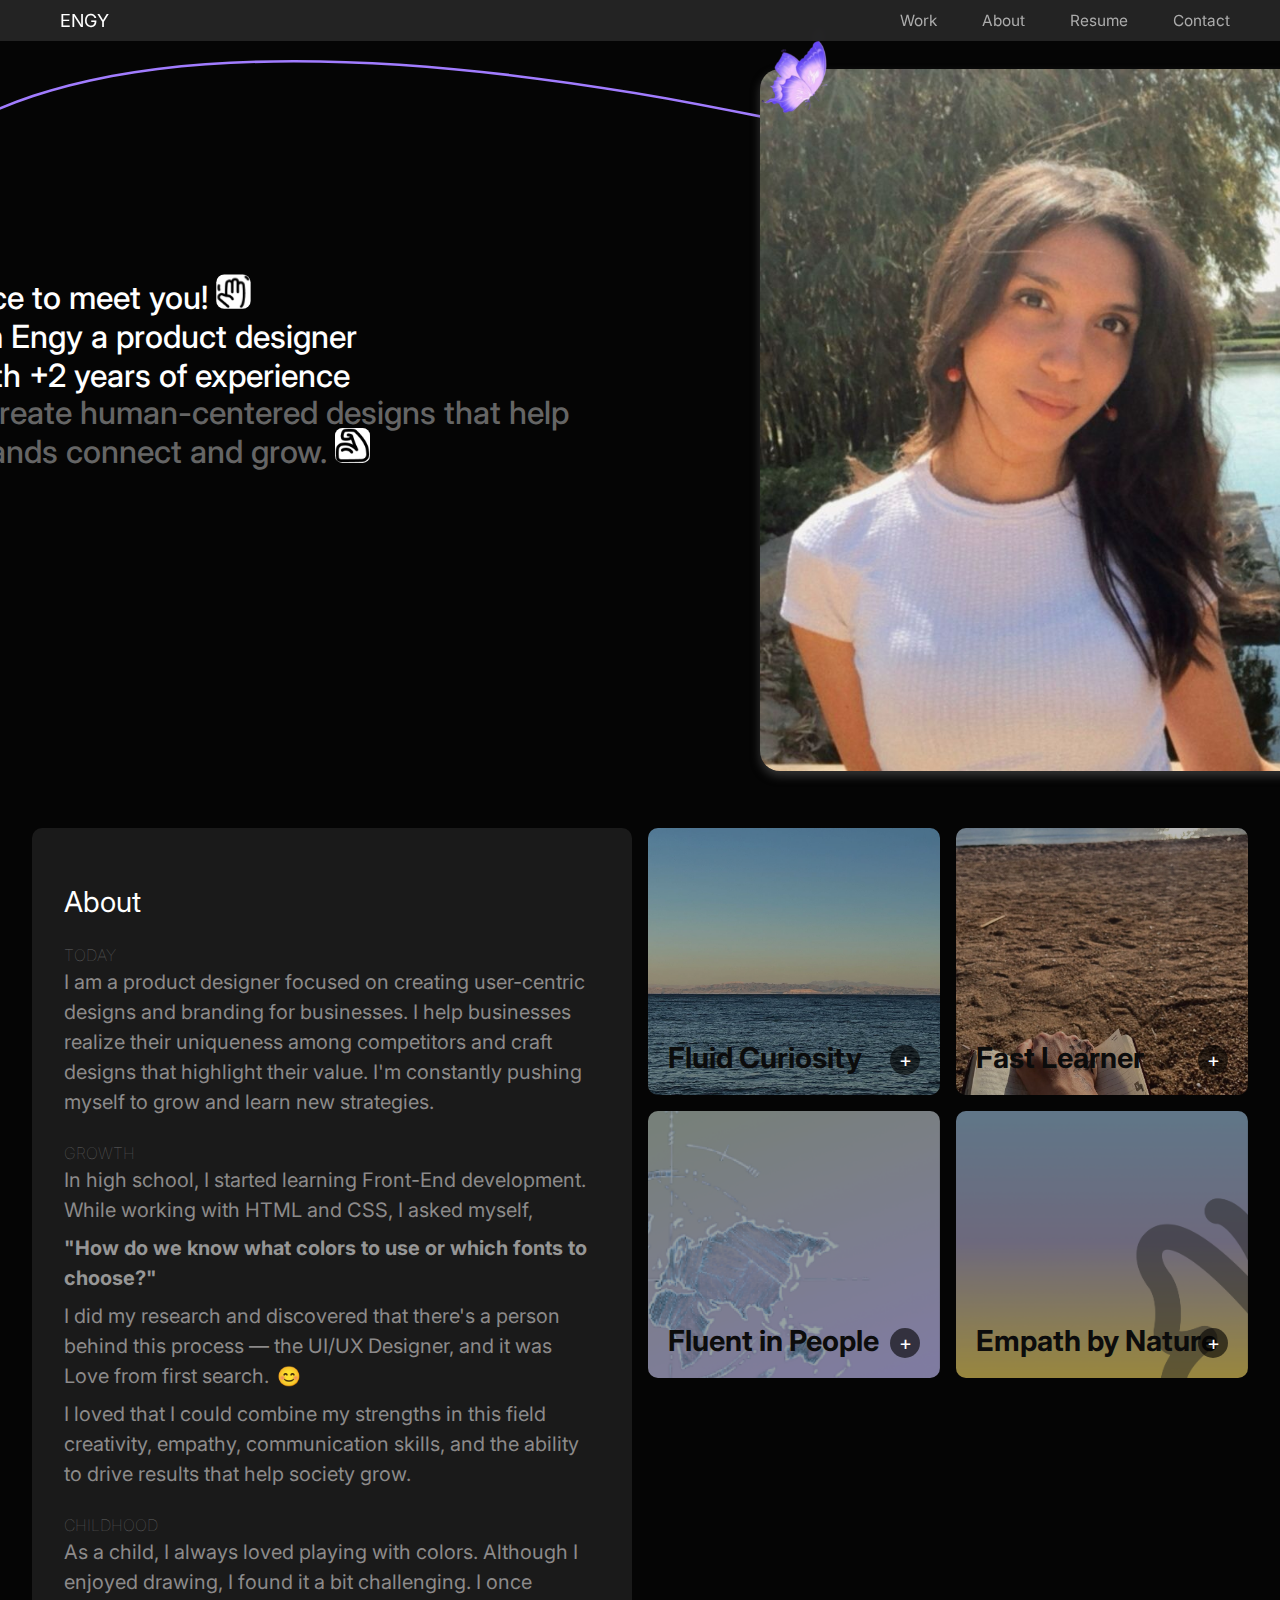
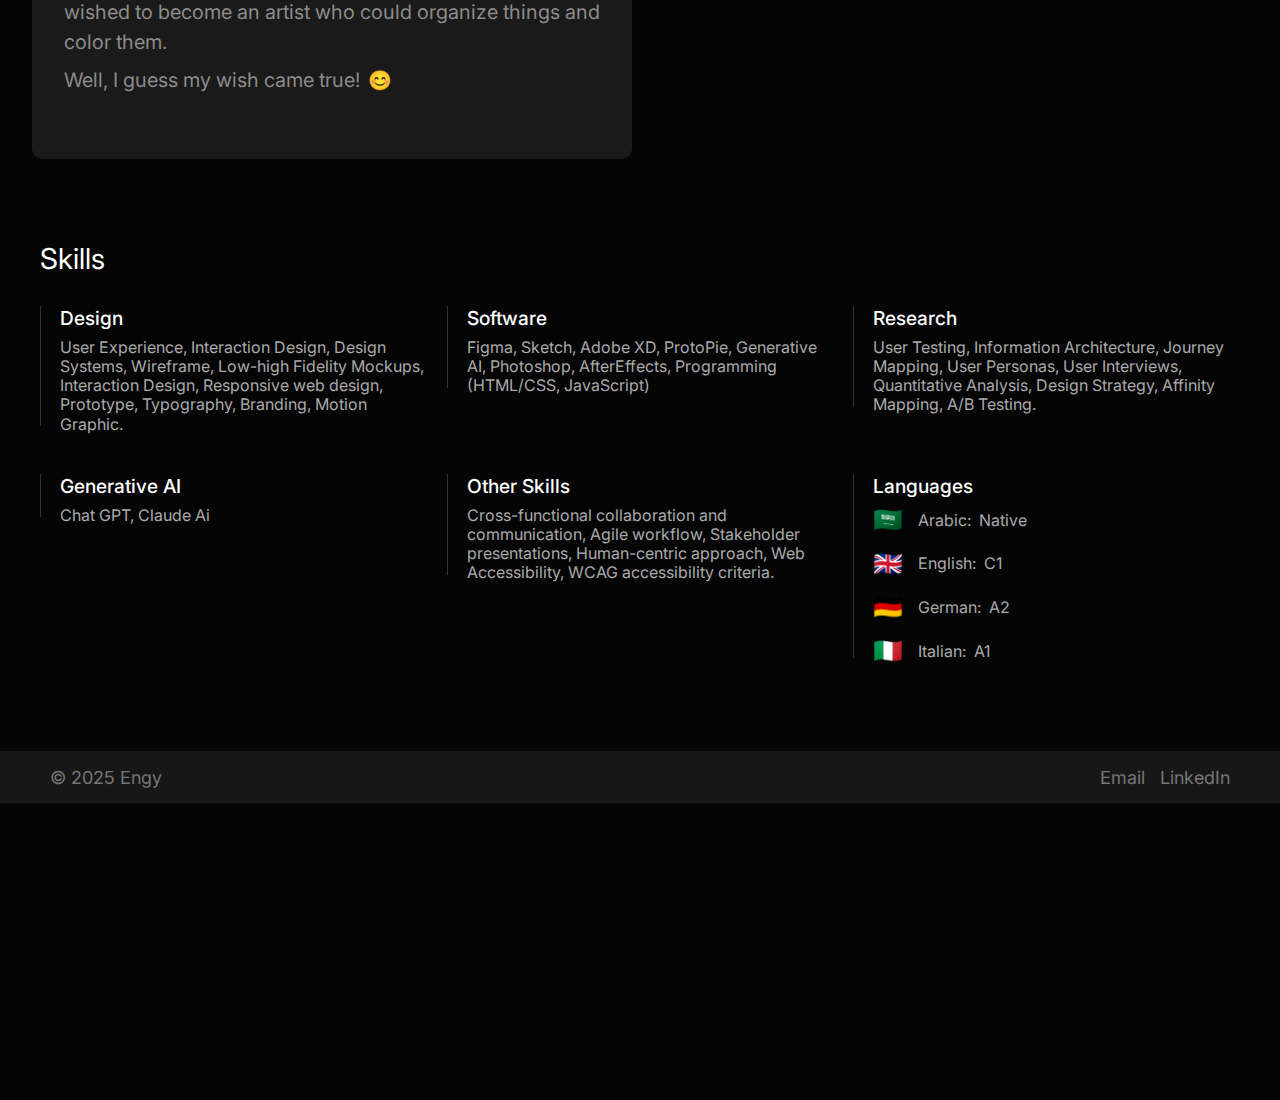
<file: about.html>
<!DOCTYPE html>
<html lang="en">
<head>
    <meta charset="UTF-8">
    <meta name="viewport" content="width=device-width, initial-scale=1.0">
    <title>Isekai Code Case Study - Engy</title>
    <link rel="stylesheet" href="about.css">
    <link href="https://fonts.googleapis.com/css2?family=Inter:wght@400;500;600;700&display=swap" rel="stylesheet">
</head>
<body>
    <!-- Navigation -->
    <nav class="navbar">
        <a href="index.html" class="logo">ENGY</a>
        <div class="nav-links">
            <a href="index.html#work">Work</a>
            <a href="about.html">About</a>
            <a href="#resume">Resume</a>
            <a href="#contact">Contact</a>
        </div>
    </nav>
    <!-- Hero Section -->
    <section class="hero-section">
        <img src="assets/Vector 3.svg" class="background-line" />
        <div class="hero-content">
            Nice to meet you! <img src="assets/Frame 427320377.svg" class="icon-greet"/>
            <p>I'm Engy a product designer</p>
            <p>with +2 years of experience</p>
            <div class="description">
                I Create human-centered designs that help brands connect and grow. <img src="assets/Frame 427320378.svg" class="icon-greet"/>
            </div>
        </div>
        <div class="hero-visuals">
            <img src="assets/Ingie-img.jpeg" alt="Curved stroke" class="stroke-image">
            <img src="assets/b-ico.png" alt="Butterfly" class="butterfly-image">
        </div>
    </section>
     <!-- About Section -->
     <section class="about-section">
        <div class="about-text">
            <h2>About</h2>
            
            <div class="about-subsection">
                <h3>TODAY</h3>
                <p>
                    I am a product designer focused on creating
                    user-centric designs and branding for businesses.
                    I help businesses realize their uniqueness among
                    competitors and craft designs that highlight their
                    value. I'm constantly pushing myself to grow and
                    learn new strategies.
                </p>
            </div>
            
            <div class="about-subsection">
                <h3>GROWTH</h3>
                <p>
                    In high school, I started learning Front-End
                    development. While working with HTML and CSS, I
                    asked myself, 
                </p>
                <p class="bold-text">"How do we know what colors to use
                    or which fonts to choose?"</p>
                <p>
                    I did my research and discovered that there's a
                    person behind this process — the UI/UX Designer,
                    and it was Love from first search. <span class="emoji">😊</span>
                </p>
                <p>
                    I loved that I could combine my strengths in this field
                    creativity, empathy, communication skills, and the
                    ability to drive results that help society grow.
                </p>
            </div>
            
            <div class="about-subsection">
                <h3>CHILDHOOD</h3>
                <p>
                    As a child, I always loved playing with colors.
                    Although I enjoyed drawing, I found it a bit
                    challenging. I once wished to become an artist who
                    could organize things and color them.
                </p>
                <p>
                    Well, I guess my wish came true! <span class="emoji">😊</span>
                </p>
            </div>
        </div>
        
        <div class="about-gallery">
            <div class="gallery-item">
                <img src="assets/Ocean.jpeg" alt="Fluid Curiosity">
                <div class="gallery-item-title">Fluid Curiosity</div>
                <div class="add-button">+</div>
            </div>
            <div class="gallery-item">
                <img src="assets/journal.jpeg" alt="Fast Learner">
                <div class="gallery-item-title">Fast Learner</div>
                <div class="add-button">+</div>
            </div>
            <div class="gallery-item">
                <img src="assets/map.png" alt="Fluent in People">
                <div class="gallery-item-title">Fluent in People</div>
                <div class="add-button">+</div>
            </div>
            <div class="gallery-item">
                <img src="assets/flycolor.png" alt="Empath by Nature">
                <div class="gallery-item-title">Empath by Nature</div>
                <div class="add-button">+</div>
            </div>
        </div>
    </section>
    <div class="modal-container">
        <div class="modal-content">
            <div class="modal-text"></div>
            <button class="close-modal">✕</button>
        </div>
    </div>

    <div class="skills-container">
        <h2>Skills</h2>
    
        <div class="skills-grid">
          <!-- Design Skills -->
          <div class="skill-category">
            <div class="category-name">Design</div>
            <div class="skill-list">
              User Experience, Interaction Design, Design Systems, Wireframe, Low-high Fidelity Mockups, Interaction Design, Responsive web design, Prototype, Typography, Branding, Motion Graphic.
            </div>
          </div>
          
          <!-- Software Skills -->
          <div class="skill-category">
            <div class="category-name">Software</div>
            <div class="skill-list">
              Figma, Sketch, Adobe XD, ProtoPie, Generative AI, Photoshop, AfterEffects, Programming (HTML/CSS, JavaScript)
            </div>
          </div>
          
          <!-- Research Skills -->
          <div class="skill-category">
            <div class="category-name">Research</div>
            <div class="skill-list">
              User Testing, Information Architecture, Journey Mapping, User Personas, User Interviews, Quantitative Analysis, Design Strategy, Affinity Mapping, A/B Testing.
            </div>
          </div>
          
          <!-- Generative AI Skills -->
          <div class="skill-category">
            <div class="category-name">Generative AI</div>
            <div class="skill-list">
              Chat GPT, Claude Ai
            </div>
          </div>
          
          <!-- Other Skills -->
          <div class="skill-category">
            <div class="category-name">Other Skills</div>
            <div class="skill-list">
              Cross-functional collaboration and communication, Agile workflow, Stakeholder presentations, Human-centric approach, Web Accessibility, WCAG accessibility criteria.
            </div>
          </div>
          
          <!-- Languages -->
          <div class="skill-category">
            <div class="category-name">Languages</div>
            <div class="skill-list">
              <div class="language-item">
                <div class="flag">🇸🇦</div>
                <div class="language-details">
                  <div class="language-name">
                    Arabic: <span class="language-level">Native</span>
                  </div>
                  
                </div>
              </div>
              
              <div class="language-item">
                <div class="flag">🇬🇧</div>
                <div class="language-details">
                  <div class="language-name">
                    English: <span class="language-level">C1</span>
                  </div>
                  
                </div>
              </div>
              
              <div class="language-item">
                <div class="flag">🇩🇪</div>
                <div class="language-details">
                  <div class="language-name">
                    German: <span class="language-level">A2</span>
                  </div>
                
                </div>
              </div>
              
              <div class="language-item">
                <div class="flag">🇮🇹</div>
                <div class="language-details">
                  <div class="language-name">
                    Italian: <span class="language-level">A1</span>
                  </div>
                  
                </div>
              </div>
            </div>
          </div>
        </div>
      </div>
         <!-- Footer -->
    <footer class="footer-text">
        <p>© 2025 Engy</p>
        <div class="social-links">
            <a href="#">Email</a>
            <a href="#">LinkedIn</a>
        </div>
    </footer>
    <script src="about.js"></script>
</file>
<file: about.css>
/* General Styles */
body {
    margin: 0;
    background: rgb(5, 5, 5);
    font-family: 'Inter', sans-serif;
    color: white;
    overflow-x: hidden;
    height: 300vh; /* Make body taller to enable scrolling */
}

.logo {
    font-size: 18px;
    margin-left: 50px;
}

/* Navbar */
.navbar {
    display: flex;
    justify-content: space-between;
    align-items: center;
    position: fixed;
    top: 0;
    left: 0;
    width: 100%;
    padding: 10px 0;
    background: #262626;
    backdrop-filter: blur(5px);
    z-index: 1000; /* Increased z-index */
    transition: background 0.3s ease-in-out;
}

/* Navbar container */
.navbar-container {
    width: 100%;
    max-width: 1440px;
    margin: 0 auto;
    display: flex;
    justify-content: space-between;
    align-items: center;
    padding: 0 50px;
}

/* Nav Links */
.nav-links {
    display: flex;
    gap: 15px;
    margin-right: 50px;
}

.nav-links a {
    text-decoration: none;
    color: rgb(118, 118, 118);
    font-size: 0.96rem;
}

.nav-links a {
    color: #ffffff99;
    margin-left: 20px;
    text-decoration: none;
    transition: opacity 0.3s;
}

.nav-links a:hover {
    opacity: 1;
}

a {
    color: inherit; /* or any color you prefer */
    text-decoration: none; /* removes underline */
    cursor: pointer;
    padding-left: 10px;
}

.hero-section {
    position: relative;
    height: 60vh;
    display: flex;
    justify-content: space-between;
    align-items: center;
    padding: 0 1rem;
    max-width: 1200px;
    margin: 0 auto;
    margin-bottom: 256px;
}

.icon-greet {
    width: 35px;
}

.description {
    width: 130%;
    color: #656565;
    line-height: 90%;
    font-weight: 500;
    font-size: 32px;
}

.hero-content {
    position: relative;
    z-index: 2;
    width: 44%;
    margin-left: -5rem;
    font-family: 'Inter', sans-serif;
    font-weight: 500;
    font-size: 32px;
    top: 100px;
    line-height: 100%;
}

.hero-visuals {
    position: relative;
    width: 60%;
    height: 130%;
    display: flex;
    justify-content: center;
    align-items: center;
    overflow: visible; /* Allows the image to overflow */
    margin-top: 200px;
}

.stroke-image {
    height: 100%;
    margin-top: 100px;
    object-fit: contain;
    position: relative;
    right: -25%;  /* Pull image slightly to the right */
    border-radius: 20px;
    box-shadow: 0 5px 10px rgba(100, 100, 100, 0.5); /* Darker gray shadow */
}

p {
    margin-top: 7px;
    margin-bottom: 7px;
}

.butterfly-image {
    position: absolute;
    width: 130px;
    height: 100px;
    bottom: 85%;
    left: 30%;
    object-fit: contain;
    z-index: 3;
}

.background-line {
    position: absolute;
    top: 60px;
    left: -150px;
    width: 150%; /* or any size you want */
    z-index: 0; /* Send it behind */
    pointer-events: none; /* So it doesn't interfere with other elements */
}

.hero-content, 
.hero-visuals {
    position: relative;
    z-index: 2; /* Keep other elements above the line */
}

.about-section {
    padding: 2rem;
    display: grid;
    grid-template-columns: 1fr 1fr;
    gap: 1rem;
    align-items: start; /* Add this line */
}

.about-text {
    grid-column: 1;
    background-color: #1a1a1a;
    padding: 2rem;
    border-radius: 10px;
}

.bold-text {
    margin-bottom: 2rem;
    color: #969696;
    font-weight: 700;
    font-size: 20px;
    line-height: 40%;
}

.about-text h2 {
    font-size: 1.8rem;
    margin-bottom: 2rem;
    font-weight: 400;
}

.about-subsection {
    margin-bottom: 2rem;
    color: #8c8a8a;
    font-size: 20px;
    line-height: 40%;
}

.about-subsection h3 {
    color: #666;
    font-size: 1rem;
    margin-bottom: 0.5rem;
    font-weight: 100;
}

.about-subsection p {
    margin-bottom: 0.5rem;
    line-height: 1.5;
}

.about-gallery {
    grid-column: 2;
    display: grid;
    grid-template-columns: 1fr 1fr;
    grid-template-rows: 1fr 1fr; /* Change back to 1fr 1fr for equal heights */
    gap: 1rem;
    align-self: start;
    aspect-ratio: 12/11; /* Optional: controls overall gallery aspect ratio */
}

.emoji {
    font-size: 1.2rem;
    display: inline-block;
    margin-left: 0.2rem;
}

.gallery-item {
    position: relative;
    border-radius: 10px;
    overflow: hidden;
    background-color: #1a1a1a;
    transition: transform 0.3s ease;
}

.gallery-item img {
    width: 100%;
    height: 100%;
    object-fit: cover;
    transition: filter 0.3s ease;
    opacity: 70%;
}

.gallery-item-title {
    position: absolute;
    bottom: 20px;
    left: 20px;
    font-size: 1.8rem;
    font-weight: bold;
    z-index: 2;
    color: #0C0C0C;
}

.add-button {
    position: absolute;
    bottom: 20px;
    right: 20px;
    width: 30px;
    height: 30px;
    border-radius: 50%;
    background-color: rgba(0, 0, 0, 0.6);
    color: #fff;
    display: flex;
    justify-content: center;
    align-items: center;
    font-size: 20px;
    cursor: pointer;
    z-index: 5;
    transition: background-color 0.3s ease;
}

.add-button:hover {
    background-color: rgba(0, 0, 0, 0.8);
}

.card-overlay {
    position: absolute;
    top: 0;
    left: 0;
    width: 100%;
    height: 100%;
    background: linear-gradient(to bottom, rgba(99, 99, 99, 0.379), rgba(99, 99, 99, 0.385));
    padding: 20px;
    display: flex;
    align-items: center;
    justify-content: center;
    opacity: 0;
    transition: opacity 0.3s ease;
    z-index: 3;
}

.card-overlay p {
    color: #101010;
    font-size: 0.97rem;
    line-height: 1.5;
    text-align: left;
    font-weight: 500;
    margin-bottom: -120px;
    padding: 10px;
    max-height: 100px; /* Adjust this value to control the overlay height */
    overflow: hidden;
    margin-right: 30px;
}

.gallery-item.expanded img {
    filter: blur(2px) brightness(0.7);
}

.modal-container {
    display: none;
}

.skills-container {
    max-width: 1200px;
    margin: 50px auto;
}

h2 {
    font-size: 1.8rem;
    margin-bottom: 30px;
    font-weight: 400;
}

.skills-grid {
    display: grid;
    grid-template-columns: repeat(3, 1fr);
    gap: 20px;
}

.skill-category {
    position: relative;
    padding: 0 0 0px 20px;
    margin-bottom: 20px;
}

.skill-category::before {
    content: "";
    position: absolute;
    left: 0;
    top: 0;
    width: 1px;
    height: calc(100% - 30px); /* Adjust height to match content */
    background-color: #333;
}

.category-name {
    font-size: 1.2rem;
    margin-bottom: 8px;
    font-weight: 500;
}

.skill-list {
    color: #aaa;
    line-height: 1.2;
    font-size: 16px;
}

.language-item {
    display: flex;
    align-items: center;
    margin-bottom: 15px;
}

.flag {
    margin-right: 15px;
    font-size: 24px;
}

.language-details {
    display: flex;
    justify-content: space-between;
    width: 100%;
    align-items: center;
}

.language-name {
    display: flex;
    align-items: center;
}

.language-level {
    color: #aaa;
    margin-left: 8px;
}

.stars {
    color: #aaa;
}

.filled {
    color: gold;
}

.saudi-flag {
    width: 30px;
    height: 20px;
    background-color: #006c35;
    position: relative;
    display: inline-block;
}

.saudi-flag::after {
    content: "☪";
    position: absolute;
    color: white;
    font-size: 10px;
    top: 50%;
    left: 50%;
    transform: translate(-50%, -50%);
}

.footer-text {
    color: #767676;
    font-size: 18px;
}

.social-links {
    color: #767676;
    font-size: 18px;
}

a {
    color: inherit;
    text-decoration: none;
    cursor: pointer;
    padding-left: 10px;
}

footer {
    display: flex;
    justify-content: space-between;
    padding: 8px 50px;
    border-top: 1px solid #171717;
    background-color: #171717;
    align-items: center;
}

/* Responsive Media Queries */
@media (max-width: 1024px) {
    .hero-section {
        flex-direction: column;
        height: auto;
        margin-bottom: 100px;
    }

    .hero-content {
        width: 100%;
        margin-left: 0;
        top: 0;
        text-align: center;
    }

    .hero-visuals {
        width: 100%;
        margin-top: 50px;
    }

    .about-section {
        grid-template-columns: 1fr;
    }

    .about-gallery {
        grid-column: 1;
        grid-template-columns: repeat(2, 1fr);
    }
}

@media (max-width: 768px) {
    .navbar-container {
        flex-direction: column;
        padding: 0 20px;
    }

    .nav-links {
        margin-top: 10px;
        margin-right: 0;
        flex-direction: column;
        align-items: center;
    }

    .nav-links a {
        margin: 5px 0;
    }

    .hero-section {
        padding: 3rem 2rem;
    }

    .description {
        width: 100%;
        font-size: 24px;
    }

    .stroke-image {
        width: 100%;
        right: 0;
    }

    .about-gallery {
        grid-template-columns: 1fr;
        aspect-ratio: unset;
    }

    .skills-grid {
        grid-template-columns: 1fr;
    }

    footer {
        flex-direction: column;
        padding: 8px 20px;
        text-align: center;
    }


}
</file>
